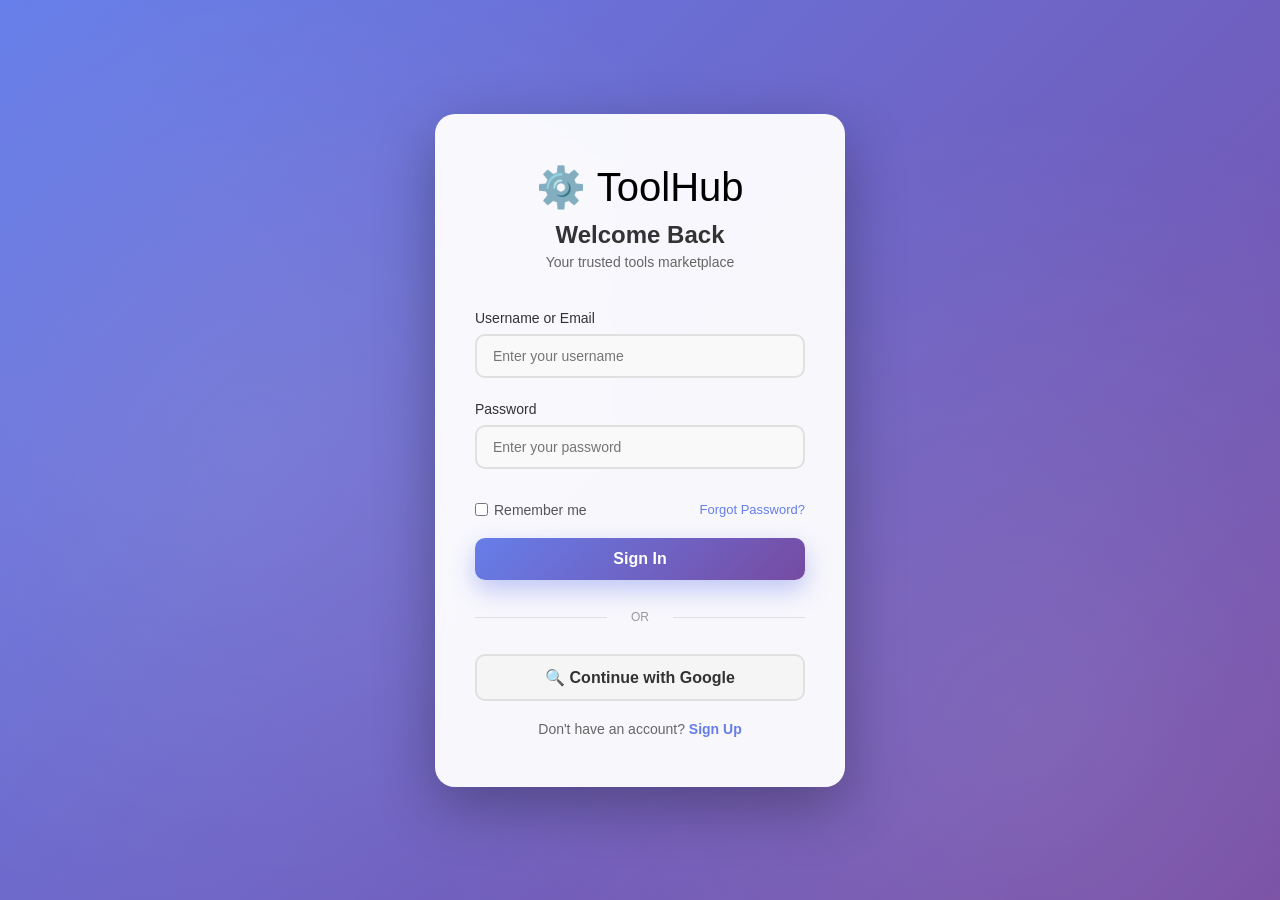
<file: login.html>
<!DOCTYPE html>
<html lang="en">
<head>
    <meta charset="UTF-8">
    <meta name="viewport" content="width=device-width, initial-scale=1.0">
    <title>ToolHub - Login</title>
    <link rel="stylesheet" href="login.css">
</head>
<body>
    <div class="login-container">
        <div class="login-box">
            <div class="login-header">
                <div class="logo">⚙️ ToolHub</div>
                <h1>Welcome Back</h1>
                <p>Your trusted tools marketplace</p>
            </div>
            
            <form id="loginForm" class="login-form">
                <div class="form-group">
                    <label for="username">Username or Email</label>
                    <input type="text" id="username" name="username" placeholder="Enter your username" required>
                    <span class="error" id="usernameError"></span>
                </div>

                <div class="form-group">
                    <label for="password">Password</label>
                    <input type="password" id="password" name="password" placeholder="Enter your password" required>
                    <span class="error" id="passwordError"></span>
                </div>

                <div class="remember-forgot">
                    <label class="remember">
                        <input type="checkbox" name="remember">
                        Remember me
                    </label>
                    <a href="#" class="forgot-link">Forgot Password?</a>
                </div>

                <button type="submit" class="login-btn">Sign In</button>

                <div class="divider">OR</div>

                <button type="button" class="google-btn">
                    🔍 Continue with Google
                </button>

                <div class="signup-link">
                    Don't have an account? <a href="#" onclick="toggleSignup()">Sign Up</a>
                </div>
            </form>

            <div id="signupForm" class="signup-form" style="display: none;">
                <h2>Create Account</h2>
                <form id="newSignupForm">
                    <div class="form-group">
                        <label for="signup-name">Full Name</label>
                        <input type="text" id="signup-name" name="name" placeholder="Enter your full name" required>
                    </div>

                    <div class="form-group">
                        <label for="signup-email">Email</label>
                        <input type="email" id="signup-email" name="email" placeholder="Enter your email" required>
                    </div>

                    <div class="form-group">
                        <label for="signup-password">Password</label>
                        <input type="password" id="signup-password" name="password" placeholder="Create a password" required>
                    </div>

                    <div class="form-group">
                        <label for="signup-confirm">Confirm Password</label>
                        <input type="password" id="signup-confirm" name="confirm" placeholder="Confirm your password" required>
                    </div>

                    <button type="submit" class="login-btn">Create Account</button>
                </form>

                <div class="back-link">
                    <a href="#" onclick="toggleSignup()">Back to Login</a>
                </div>
            </div>
        </div>
    </div>

    <script src="login.js"></script>
</body>
</html>
</file>
<file: login.css>
* {
    margin: 0;
    padding: 0;
    box-sizing: border-box;
}

body {
    font-family: 'Segoe UI', Tahoma, Geneva, Verdana, sans-serif;
    background: linear-gradient(135deg, #667eea 0%, #764ba2 100%);
    min-height: 100vh;
    display: flex;
    justify-content: center;
    align-items: center;
    overflow: hidden;
}

body::before {
    content: '';
    position: fixed;
    top: 0;
    left: 0;
    width: 100%;
    height: 100%;
    background: radial-gradient(circle at 20% 50%, rgba(255, 255, 255, 0.1) 0%, transparent 50%),
                radial-gradient(circle at 80% 80%, rgba(255, 255, 255, 0.1) 0%, transparent 50%);
    pointer-events: none;
    z-index: 1;
}

.login-container {
    position: relative;
    z-index: 2;
    width: 100%;
    max-width: 450px;
    padding: 20px;
}

.login-box {
    background: rgba(255, 255, 255, 0.95);
    border-radius: 20px;
    box-shadow: 0 20px 60px rgba(0, 0, 0, 0.3);
    backdrop-filter: blur(10px);
    padding: 50px 40px;
    transition: all 0.3s ease;
}

.login-box:hover {
    box-shadow: 0 30px 80px rgba(0, 0, 0, 0.4);
    transform: translateY(-5px);
}

.login-header {
    text-align: center;
    margin-bottom: 40px;
}

.logo {
    font-size: 40px;
    margin-bottom: 10px;
    animation: float 3s ease-in-out infinite;
}

@keyframes float {
    0%, 100% { transform: translateY(0px); }
    50% { transform: translateY(-10px); }
}

.login-header h1 {
    color: #333;
    font-size: 24px;
    margin-bottom: 5px;
    font-weight: 600;
}

.login-header p {
    color: #666;
    font-size: 14px;
}

.login-form, .signup-form {
    display: flex;
    flex-direction: column;
    gap: 20px;
}

.signup-form h2 {
    color: #333;
    text-align: center;
    margin-bottom: 10px;
}

.form-group {
    display: flex;
    flex-direction: column;
    gap: 8px;
}

label {
    color: #333;
    font-weight: 500;
    font-size: 14px;
}

input[type="text"],
input[type="email"],
input[type="password"] {
    padding: 12px 16px;
    border: 2px solid #e0e0e0;
    border-radius: 10px;
    font-size: 14px;
    transition: all 0.3s ease;
    background: #f9f9f9;
}

input[type="text"]:focus,
input[type="email"]:focus,
input[type="password"]:focus {
    outline: none;
    border-color: #667eea;
    background: white;
    box-shadow: 0 0 0 3px rgba(102, 126, 234, 0.1);
}

.error {
    color: #e74c3c;
    font-size: 12px;
    margin-top: -5px;
}

.remember-forgot {
    display: flex;
    justify-content: space-between;
    align-items: center;
    font-size: 13px;
    margin-top: 10px;
}

.remember {
    display: flex;
    align-items: center;
    gap: 6px;
    cursor: pointer;
    color: #555;
}

input[type="checkbox"] {
    cursor: pointer;
    accent-color: #667eea;
}

.forgot-link {
    color: #667eea;
    text-decoration: none;
    transition: color 0.3s ease;
}

.forgot-link:hover {
    color: #764ba2;
    text-decoration: underline;
}

.login-btn,
.google-btn {
    padding: 12px;
    border: none;
    border-radius: 10px;
    font-size: 16px;
    font-weight: 600;
    cursor: pointer;
    transition: all 0.3s ease;
}

.login-btn {
    background: linear-gradient(135deg, #667eea 0%, #764ba2 100%);
    color: white;
    box-shadow: 0 10px 25px rgba(102, 126, 234, 0.4);
}

.login-btn:hover {
    transform: translateY(-2px);
    box-shadow: 0 15px 35px rgba(102, 126, 234, 0.5);
}

.login-btn:active {
    transform: translateY(0);
}

.google-btn {
    background: #f5f5f5;
    color: #333;
    border: 2px solid #e0e0e0;
}

.google-btn:hover {
    background: #e8e8e8;
    border-color: #667eea;
}

.divider {
    text-align: center;
    color: #999;
    font-size: 12px;
    position: relative;
    margin: 10px 0;
}

.divider::before,
.divider::after {
    content: '';
    position: absolute;
    top: 50%;
    width: 40%;
    height: 1px;
    background: #e0e0e0;
}

.divider::before {
    left: 0;
}

.divider::after {
    right: 0;
}

.signup-link {
    text-align: center;
    color: #666;
    font-size: 14px;
}

.signup-link a {
    color: #667eea;
    text-decoration: none;
    font-weight: 600;
    transition: color 0.3s ease;
    cursor: pointer;
}

.signup-link a:hover {
    color: #764ba2;
}

.back-link {
    text-align: center;
    margin-top: 20px;
}

.back-link a {
    color: #667eea;
    text-decoration: none;
    font-size: 14px;
    cursor: pointer;
}

.back-link a:hover {
    text-decoration: underline;
}

@media (max-width: 480px) {
    .login-box {
        padding: 30px 20px;
    }

    .login-header h1 {
        font-size: 20px;
    }

    .logo {
        font-size: 32px;
    }

    .remember-forgot {
        flex-direction: column;
        gap: 10px;
        align-items: flex-start;
    }
}
</file>
